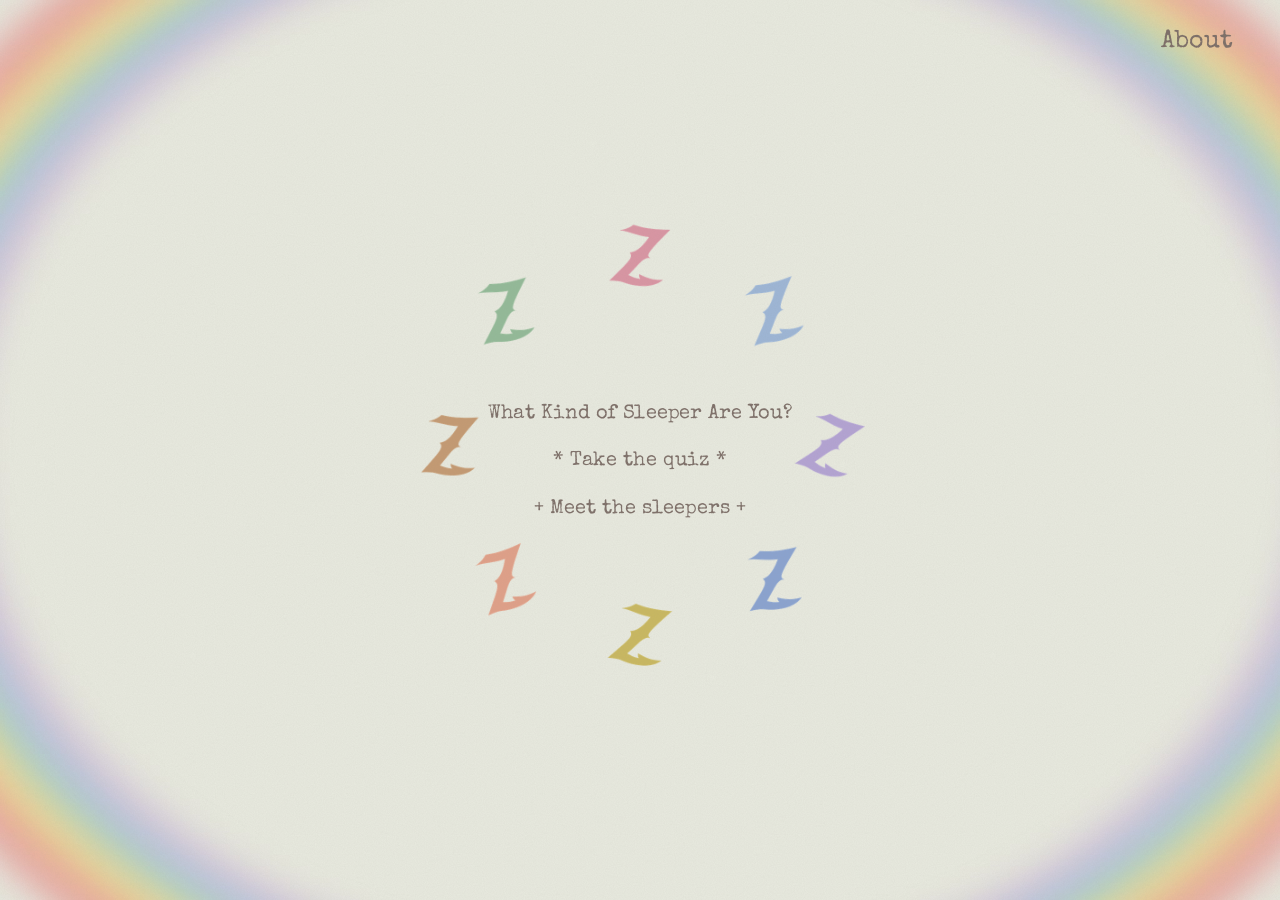
<file: index.html>
<!DOCTYPE html>
<html lang="en">
<head>
<meta charset="utf-8">
<meta name="viewport" content="width=device-width, initial-scale=1">
<title>How Do You Fall Asleep?</title>
<link rel="preconnect" href="https://fonts.googleapis.com">
<link rel="preconnect" href="https://fonts.gstatic.com" crossorigin>
<link href="https://fonts.googleapis.com/css2?family=Courier+Prime&family=Special+Elite&family=UnifrakturMaguntia&display=swap" rel="stylesheet">
<link rel="stylesheet" href="style.css">
<script src="common.js"></script>
</head>
<body>
<div class="stage bg-rainbow">
  <a class="corner" href="about.html">About</a>
  <div class="frame">
    <div class="z-ring"></div>
    <div class="home-text">
      <div>What Kind of Sleeper Are You?</div>
      <div><a href="quiz.html">* Take the quiz *</a></div>
      <div><a href="sleepers.html">+ Meet the sleepers +</a></div>
    </div>
  </div>
</div>
</body>
</html>
</file>
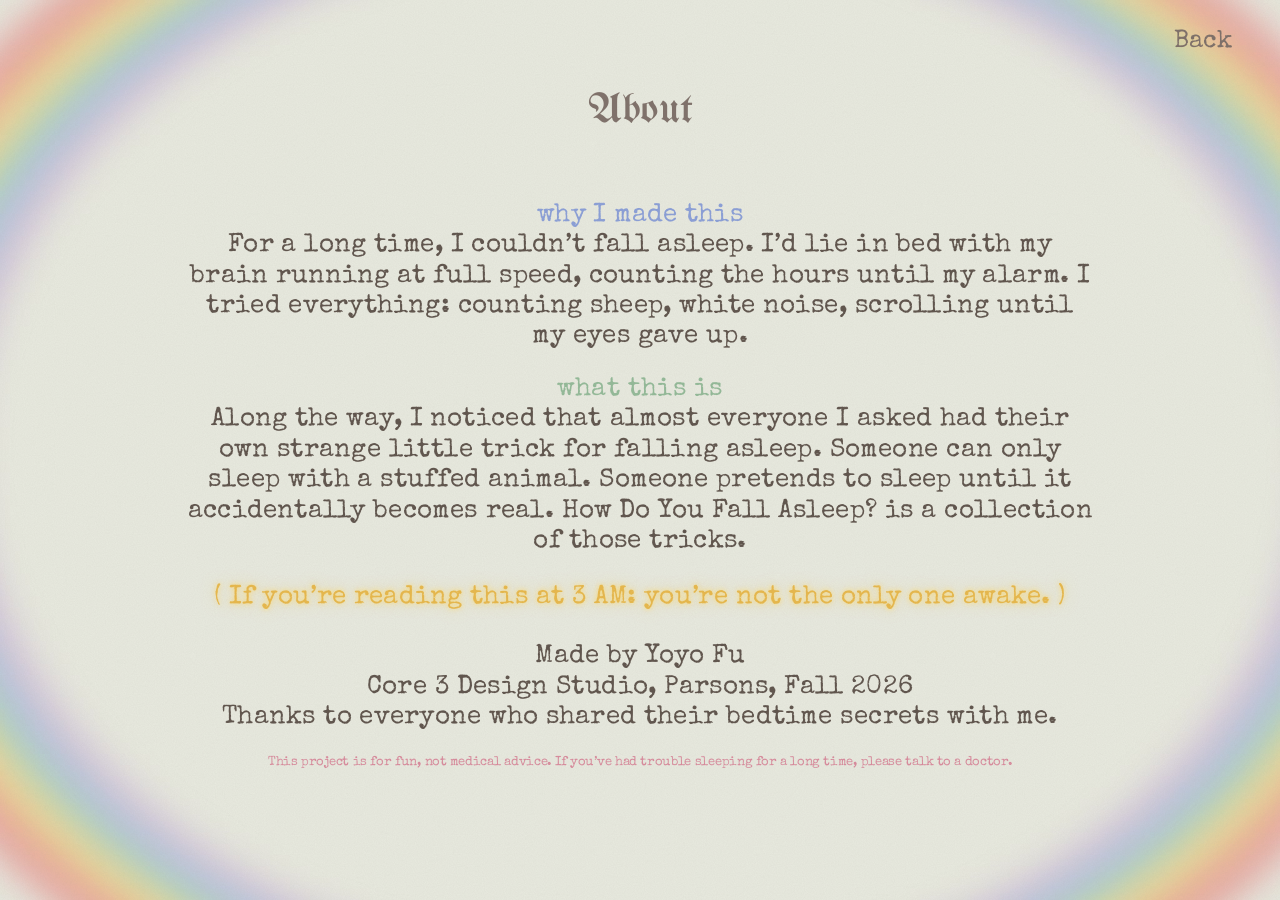
<file: about.html>
<!DOCTYPE html>
<html lang="en">
<head>
<meta charset="utf-8">
<meta name="viewport" content="width=device-width, initial-scale=1">
<title>About · How Do You Fall Asleep?</title>
<link rel="preconnect" href="https://fonts.googleapis.com">
<link rel="preconnect" href="https://fonts.gstatic.com" crossorigin>
<link href="https://fonts.googleapis.com/css2?family=Courier+Prime&family=Special+Elite&family=UnifrakturMaguntia&display=swap" rel="stylesheet">
<link rel="stylesheet" href="style.css">
<script src="common.js"></script>
</head>
<body>
<div class="stage bg-rainbow">
  <a class="corner" href="index.html">Back</a>
  <div class="frame">
    <div class="page-title">About</div>
    <div class="about">
      <div class="label" style="color:#8A9FD8">why I made this</div>
      <p>For a long time, I couldn’t fall asleep. I’d lie in bed with my brain running at full speed, counting the hours until my alarm. I tried everything: counting sheep, white noise, scrolling until my eyes gave up.</p>

      <div class="label" style="color:#93BA98">what this is</div>
      <p>Along the way, I noticed that almost everyone I asked had their own strange little trick for falling asleep. Someone can only sleep with a stuffed animal. Someone pretends to sleep until it accidentally becomes real. <i style="font-style:normal">How Do You Fall Asleep?</i> is a collection of those tricks.</p>

      <p class="glow">( If you’re reading this at 3 AM: you’re not the only one awake. )</p>

      <p class="credit">Made by Yoyo Fu<br>Core 3 Design Studio, Parsons, Fall 2026<br>Thanks to everyone who shared their bedtime secrets with me.</p>

      <p class="note">This project is for fun, not medical advice. If you’ve had trouble sleeping for a long time, please talk to a doctor.</p>
    </div>
  </div>
</div>
</body>
</html>
</file>
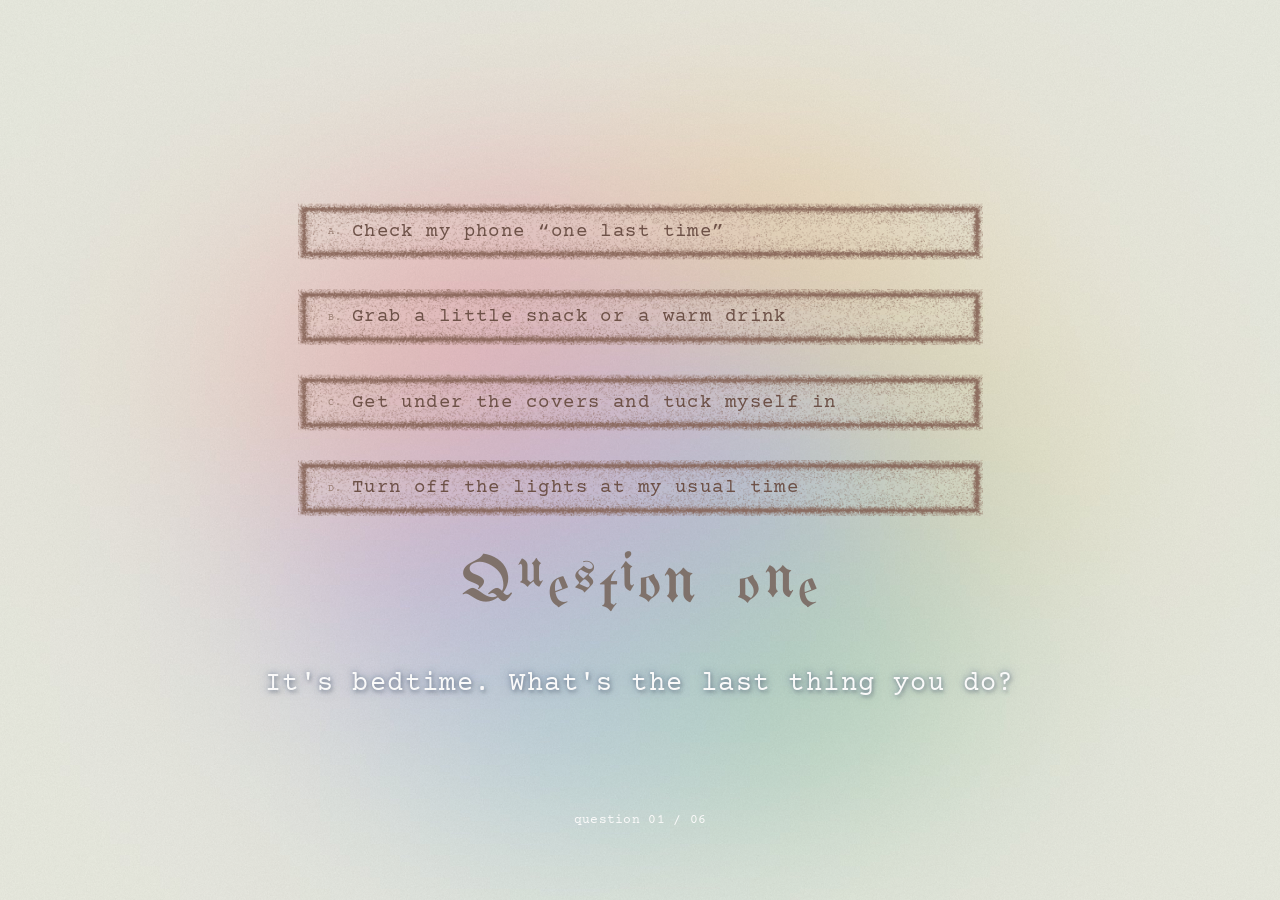
<file: quiz.html>
<!DOCTYPE html>
<html lang="en">
<head>
<meta charset="utf-8">
<meta name="viewport" content="width=device-width, initial-scale=1">
<title>Quiz · How Do You Fall Asleep?</title>
<link rel="preconnect" href="https://fonts.googleapis.com">
<link rel="preconnect" href="https://fonts.gstatic.com" crossorigin>
<link href="https://fonts.googleapis.com/css2?family=Courier+Prime&family=Special+Elite&family=UnifrakturMaguntia&display=swap" rel="stylesheet">
<link rel="stylesheet" href="style.css">
<script src="common.js"></script>
</head>
<body>
<div class="stage bg-mist">
  <div class="frame">
    <div id="quiz" class="fade">
      <div class="options" id="options"></div>
      <div class="q-title" id="qTitle"></div>
      <div class="q-text" id="qText"></div>
      <div class="q-progress" id="qProgress"></div>
    </div>
  </div>
</div>
<script src="data.js"></script>
<script>
  // the bouncy "Question one" lettering
  const DY = [0, -14, 8, -6, 12, -10, 4, 0, -12, 6, -4, 10];
  const SZ = [1, .82, .9, .78, .95, .85, .8, 1, .88, .8, .92, .84];
  function wobble(text) {
    return [...text].map((ch, i) =>
      ch === " " ? "<span>  </span>" :
      "<span style='transform:translateY(" + DY[i % 12] + "px) scale(" + SZ[i % 12] + ")'>" + ch + "</span>"
    ).join("");
  }

  const score = {};
  let n = 0;
  const wrap = document.getElementById("quiz");

  function show() {
    const item = QUIZ[n];
    document.getElementById("qTitle").innerHTML = wobble(item.title);
    document.getElementById("qText").textContent = item.q;
    document.getElementById("qProgress").textContent =
      "question 0" + (n + 1) + " / 0" + QUIZ.length;
    const opts = document.getElementById("options");
    opts.innerHTML = "";
    item.a.forEach(([text, who], i) => {
      const d = document.createElement("div");
      d.className = "option";
      d.innerHTML = "<b>" + "ABCD"[i] + ".</b>" + text;
      d.onclick = () => pick(d, who);
      opts.appendChild(d);
    });
  }

  function pick(el, who) {
    el.classList.add("selected");
    score[who] = (score[who] || 0) + 1;
    wrap.classList.add("out");
    setTimeout(() => {
      n++;
      if (n < QUIZ.length) {
        show();
        wrap.classList.remove("out");
      } else {
        // highest score wins; ties go to the sleeper picked first
        let best = null;
        for (const k in score) if (best === null || score[k] > score[best]) best = k;
        location.href = "sleeper.html?id=" + best + "&from=quiz";
      }
    }, 450);
  }

  show();
</script>
</body>
</html>
</file>
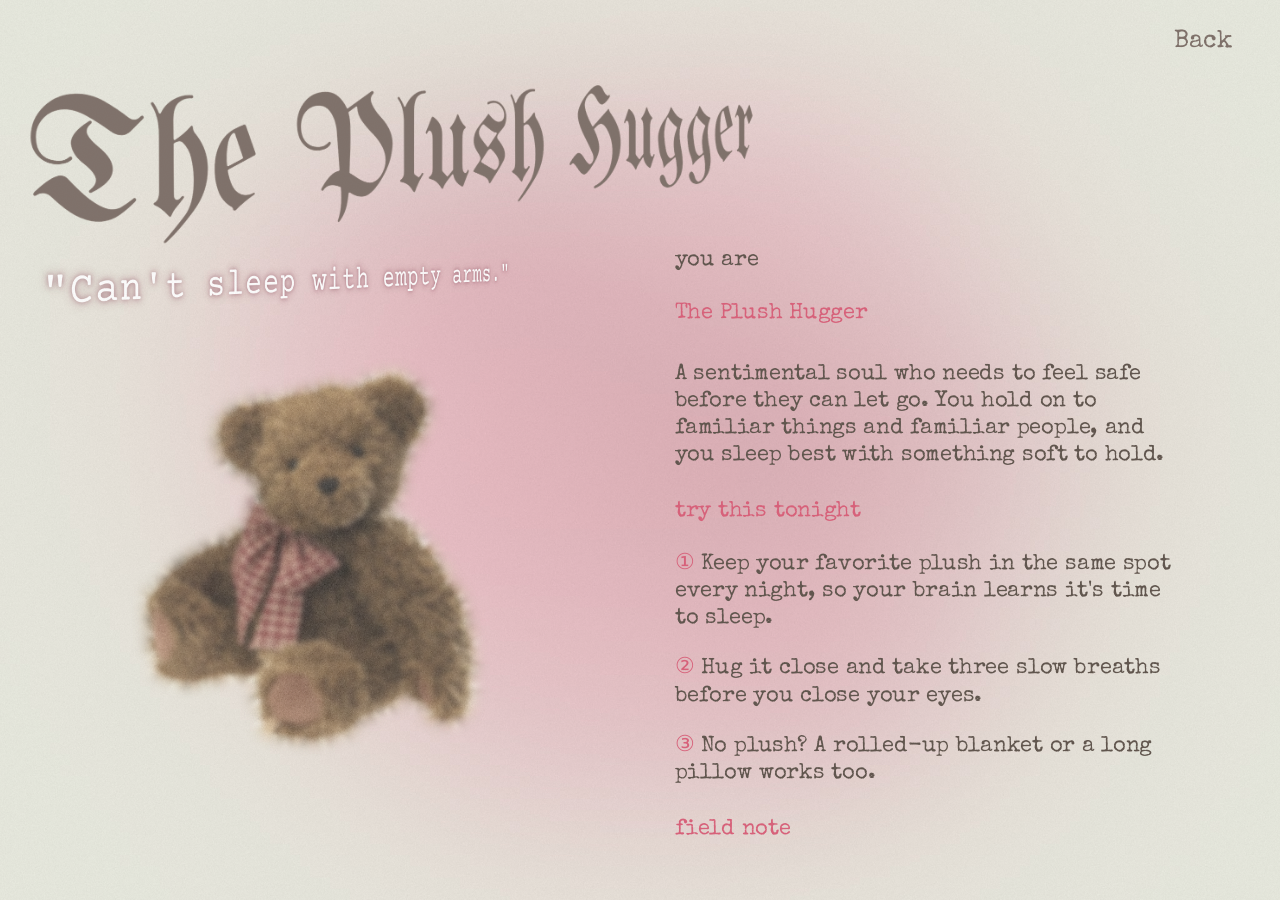
<file: sleeper.html>
<!DOCTYPE html>
<html lang="en">
<head>
<meta charset="utf-8">
<meta name="viewport" content="width=device-width, initial-scale=1">
<title>Sleeper · How Do You Fall Asleep?</title>
<link rel="preconnect" href="https://fonts.googleapis.com">
<link rel="preconnect" href="https://fonts.gstatic.com" crossorigin>
<link href="https://fonts.googleapis.com/css2?family=Courier+Prime&family=Special+Elite&family=UnifrakturMaguntia&display=swap" rel="stylesheet">
<link rel="stylesheet" href="style.css">
<script src="common.js"></script>
</head>
<body>
<div class="stage" id="stage">
  <a class="corner" id="back" href="sleepers.html">Back</a>
  <div class="s-buttons" id="buttons" hidden>
    <a href="sleepers.html">Browse sleepers</a>
  </div>
  <div class="frame">
    <img class="s-name" id="name" alt="">
    <img class="s-tagline" id="tagline" alt="">
    <img class="s-ill" id="ill" alt="">
    <div class="s-text" id="text"></div>
  </div>
</div>
<script src="data.js"></script>
<script>
  const params = new URLSearchParams(location.search);
  const id = SLEEPERS[params.get("id")] ? params.get("id") : "plush";
  const s = SLEEPERS[id];

  document.title = s.name + " · How Do You Fall Asleep?";
  const stage = document.getElementById("stage");
  stage.style.backgroundImage = "url(assets/bg/mist-" + id + ".jpg)";
  stage.style.setProperty("--c", s.color);

  // titles: keep the same letter size on every page
  const nameImg = document.getElementById("name");
  const tagImg = document.getElementById("tagline");
  nameImg.onload = () => { nameImg.style.width = nameImg.naturalWidth * 0.51 + "px"; };
  tagImg.onload = () => { tagImg.style.width = tagImg.naturalWidth * 0.367 + "px"; };
  nameImg.src = "assets/titles/" + id + "-name.png";
  tagImg.src = "assets/titles/" + id + "-tagline.png";
  nameImg.alt = s.name;
  document.getElementById("ill").src = "assets/illustrations/" + id + ".png";

  const circled = ["①", "②", "③"];
  document.getElementById("text").innerHTML =
    "<p class='you-are'>you are</p>" +
    "<p class='name'>" + s.name + "</p>" +
    "<p>" + s.desc + "</p>" +
    "<p class='label'>try this tonight</p>" +
    s.tips.map((t, i) => "<p class='tip'><i>" + circled[i] + "</i>" + t + "</p>").join("") +
    "<p class='label'>field note</p>" +
    "<ul>" + s.notes.map(t => "<li>" + t + "</li>").join("") + "</ul>";

  // coming from the quiz: show Retake / Browse buttons
  if (params.get("from") === "quiz") {
    document.getElementById("buttons").hidden = false;
    document.getElementById("back").href = "index.html";
    document.getElementById("text").style.bottom = "100px";
    document.getElementById("text").style.paddingBottom = "30px";
  }
</script>
</body>
</html>
</file>
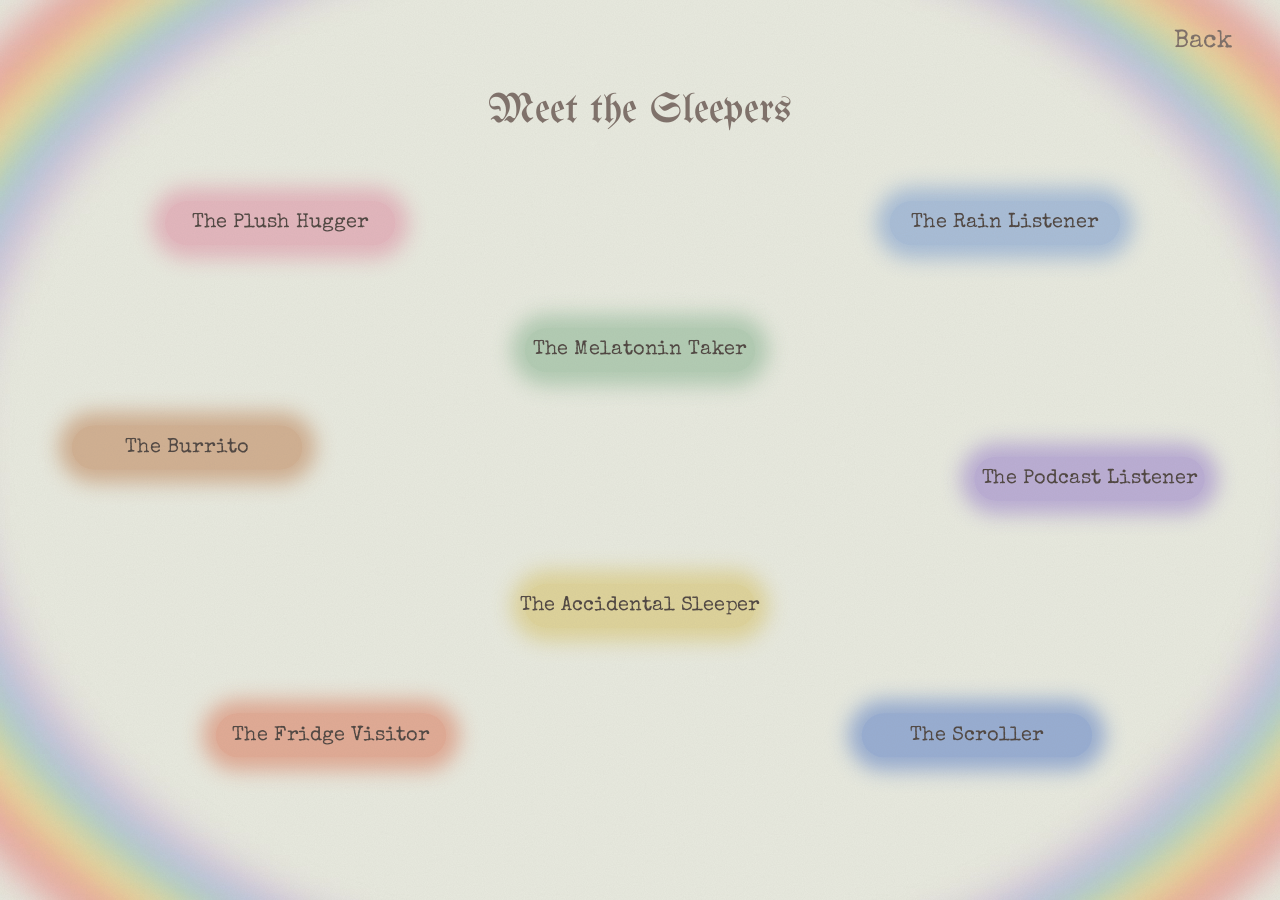
<file: sleepers.html>
<!DOCTYPE html>
<html lang="en">
<head>
<meta charset="utf-8">
<meta name="viewport" content="width=device-width, initial-scale=1">
<title>Meet the Sleepers · How Do You Fall Asleep?</title>
<link rel="preconnect" href="https://fonts.googleapis.com">
<link rel="preconnect" href="https://fonts.gstatic.com" crossorigin>
<link href="https://fonts.googleapis.com/css2?family=Courier+Prime&family=Special+Elite&family=UnifrakturMaguntia&display=swap" rel="stylesheet">
<link rel="stylesheet" href="style.css">
<script src="common.js"></script>
</head>
<body>
<div class="stage bg-rainbow">
  <a class="corner" href="index.html">Back</a>
  <div class="frame">
    <div class="page-title">Meet the Sleepers</div>
    <div id="blobs"></div>
  </div>
</div>
<script src="data.js"></script>
<script>
  const box = document.getElementById("blobs");
  for (const id in SLEEPERS) {
    const s = SLEEPERS[id];
    const [x, y] = BLOB_POS[id];
    const a = document.createElement("a");
    a.className = "blob";
    a.href = "sleeper.html?id=" + id;
    a.style.left = x + "px";
    a.style.top = y + "px";
    a.style.setProperty("--c", s.blob);
    a.innerHTML = "<span>" + s.name + "</span><span class='hint'>( " + s.hint + " )</span>";
    box.appendChild(a);
  }
</script>
</body>
</html>
</file>
<file: style.css>
/* How Do You Fall Asleep? — shared styles */

:root {
  --cream: #E8E9DF;
  --title: #7E7069;   /* gothic titles */
  --text: #5E534B;    /* body text */
  --label: #8A7E78;   /* small labels */
  --ink: #4E4540;     /* text on blobs */
}

* { margin: 0; padding: 0; box-sizing: border-box; }

html, body {
  width: 100%;
  height: 100%;
  overflow: hidden;
  background: var(--cream);
}

a { color: inherit; text-decoration: none; }
[hidden] { display: none !important; }

/* .stage fills the whole window (background reaches every edge).
   .frame holds the content, designed at 1512 x 982 and scaled
   by common.js so it always fits in the middle of the screen. */
.stage {
  position: fixed;
  inset: 0;
  overflow: hidden;
  background: var(--cream) center / 100% 100% no-repeat;
  font-family: "Special Elite", "Courier Prime", monospace;
  color: var(--text);
  --s: 1;
}
.frame {
  position: absolute;
  left: 50%;
  top: 50%;
  width: 1512px;
  height: 982px;
  transform-origin: center center;
}

.bg-rainbow { background-image: url(assets/bg/rainbow.jpg); }
.bg-mist    { background-image: url(assets/bg/rainbow-mist.jpg); }

/* fine paper grain on top of everything */
.stage::after {
  content: "";
  position: absolute;
  inset: 0;
  pointer-events: none;
  opacity: .18;
  background-image: url("data:image/svg+xml;utf8,<svg xmlns='http://www.w3.org/2000/svg' width='160' height='160'><filter id='n'><feTurbulence type='fractalNoise' baseFrequency='.9' numOctaves='2' stitchTiles='stitch'/><feColorMatrix values='0 0 0 0 .3  0 0 0 0 .27  0 0 0 0 .25  0 0 0 .55 0'/></filter><rect width='100%' height='100%' filter='url(%23n)'/></svg>");
}

/* top-right link (About / Back) */
.corner {
  position: absolute;
  right: calc(56px * var(--s));
  top: calc(34px * var(--s));
  font-size: calc(30px * var(--s));
  color: var(--title);
  z-index: 5;
  transition: opacity .2s;
}
.corner:hover { opacity: .6; }

/* gothic page title */
.page-title {
  position: absolute;
  left: 0;
  right: 0;
  top: 64px;
  text-align: center;
  font-family: "UnifrakturMaguntia", serif;
  font-size: 50px;
  color: var(--title);
}

/* ---------- HOME ---------- */
.z-ring {
  position: absolute;
  left: 756px;
  top: 488px;
  width: 640px;
  height: 640px;
  margin: -320px 0 0 -320px;
  background: url(assets/ui/z-ring.png) center / contain no-repeat;
  animation: spin 20s linear infinite;
}
@keyframes spin { to { transform: rotate(360deg); } }

.home-text {
  position: absolute;
  left: 0;
  right: 0;
  top: 420px;
  text-align: center;
  color: var(--title);
  font-size: 24px;
  line-height: 56px;
}
.home-text a { transition: opacity .2s; }
.home-text a:hover { opacity: .55; }

/* ---------- ABOUT ---------- */
.about {
  position: absolute;
  left: 220px;
  right: 220px;
  top: 196px;
  text-align: center;
  font-size: 31px;
  line-height: 36px;
  color: var(--text);
}
.about .label { margin-top: 26px; }
.about .label:first-child { margin-top: 0; }
.about .glow {
  margin-top: 30px;
  color: #E8B84A;
  text-shadow: 0 0 6px rgba(255, 217, 102, .9), 0 0 16px rgba(255, 217, 102, .5);
}
.about .credit { margin-top: 34px; }
.about .note {
  margin-top: 24px;
  font-size: 15px;
  line-height: 20px;
  color: #D98A9C;
}

/* ---------- MEET THE SLEEPERS ---------- */
.blob {
  position: absolute;
  width: 320px;
  height: 84px;
  margin: -42px 0 0 -160px;
  overflow: visible;
  display: flex;
  align-items: center;
  justify-content: center;
  font-size: 24px;
  color: var(--ink);
  cursor: pointer;
}
.blob::before {
  content: "";
  position: absolute;
  inset: 16px 24px;
  border-radius: 999px;
  background: var(--c);
  /* soft edge made with a shadow instead of a blur filter,
     so Safari doesn't show a hard box on hover */
  box-shadow: 0 0 24px 16px var(--c);
  opacity: .85;
  transition: opacity .25s, transform .25s;
}
.blob span { position: relative; }
.blob .hint {
  position: absolute;
  top: 100%;
  left: 50%;
  transform: translateX(-50%);
  margin-top: 6px;
  white-space: nowrap;
  font-size: 17px;
  color: #3A3330;
  opacity: 0;
  transition: opacity .25s;
  pointer-events: none;
}
.blob:hover::before { opacity: 1; transform: scale(1.05); }
.blob:hover .hint { opacity: 1; }

/* ---------- QUIZ ---------- */
.options {
  position: absolute;
  left: 352px;
  top: 200px;
  width: 809px;
}
.option {
  display: flex;
  align-items: center;
  height: 66px;
  margin-bottom: 35px;
  padding: 0 36px;
  background: url(assets/ui/stamp-box.png) center / 100% 100% no-repeat;
  font-family: "Courier Prime", monospace;
  font-size: 23px;
  letter-spacing: .03em;
  color: #6B4E44;
  cursor: pointer;
  user-select: none;
}
.option b {
  font-weight: 400;
  font-size: 12px;
  color: #9A7E72;
  margin-right: 12px;
}
.option:hover,
.option.selected {
  background-image: url(assets/ui/stamp-box-selected.png);
  color: #fff;
  text-shadow: 0 0 6px rgba(80, 50, 40, .5);
}
.option:hover b,
.option.selected b { color: #fff; }

.q-title {
  position: absolute;
  left: 0;
  right: 0;
  top: 610px;
  text-align: center;
  font-family: "UnifrakturMaguntia", serif;
  font-size: 78px;
  line-height: 1;
  color: var(--title);
  white-space: pre;
}
.q-title span { display: inline-block; }

.q-text {
  position: absolute;
  left: 0;
  right: 0;
  top: 750px;
  text-align: center;
  font-family: "Courier Prime", monospace;
  font-size: 32px;
  letter-spacing: .05em;
  color: #fff;
  text-shadow: 0 0 6px rgba(90, 110, 140, .7), 0 0 14px rgba(90, 110, 140, .4), 2px 3px 4px rgba(0, 0, 0, .15);
}

.q-progress {
  position: absolute;
  left: 0;
  right: 0;
  top: 920px;
  text-align: center;
  font-family: "Courier Prime", monospace;
  font-size: 15px;
  letter-spacing: .05em;
  color: #fff;
}

.fade { transition: opacity .35s; }
.fade.out { opacity: 0; }

/* ---------- SLEEPER PAGE ---------- */
.s-name { position: absolute; left: 36px; top: 60px; }
.s-tagline { position: absolute; left: 41px; top: 262px; }
.s-ill {
  position: absolute;
  left: 366px;
  top: 617px;
  max-width: 520px;
  max-height: 470px;
  transform: translate(-50%, -50%);
}

.s-text {
  position: absolute;
  left: 797px;
  top: 252px;
  width: 600px;
  bottom: 0;
  padding-bottom: 80px;
  overflow-y: auto;
  scrollbar-width: none;
  font-size: 26px;
  line-height: 32px;
  color: var(--text);
}
.s-text::-webkit-scrollbar { display: none; }
.s-text .label { margin: 34px 0 30px; color: var(--c); }
.s-text .you-are { margin: 0 0 30px; color: var(--text); }
.s-text .name { margin-bottom: 40px; color: var(--c); }
.s-text .tip { margin-bottom: 28px; }
.s-text .tip i { font-style: normal; color: var(--c); margin-right: 8px; }
.s-text ul { list-style: none; }
.s-text li { position: relative; padding-left: 28px; margin-bottom: 22px; }
.s-text li::before { content: "•"; position: absolute; left: 4px; color: var(--c); }

.s-buttons {
  position: absolute;
  right: calc(56px * var(--s));
  bottom: calc(40px * var(--s));
  font-size: calc(24px * var(--s));
  color: var(--title);
  z-index: 5;
}
.s-buttons a:hover { opacity: .6; }
</file>
